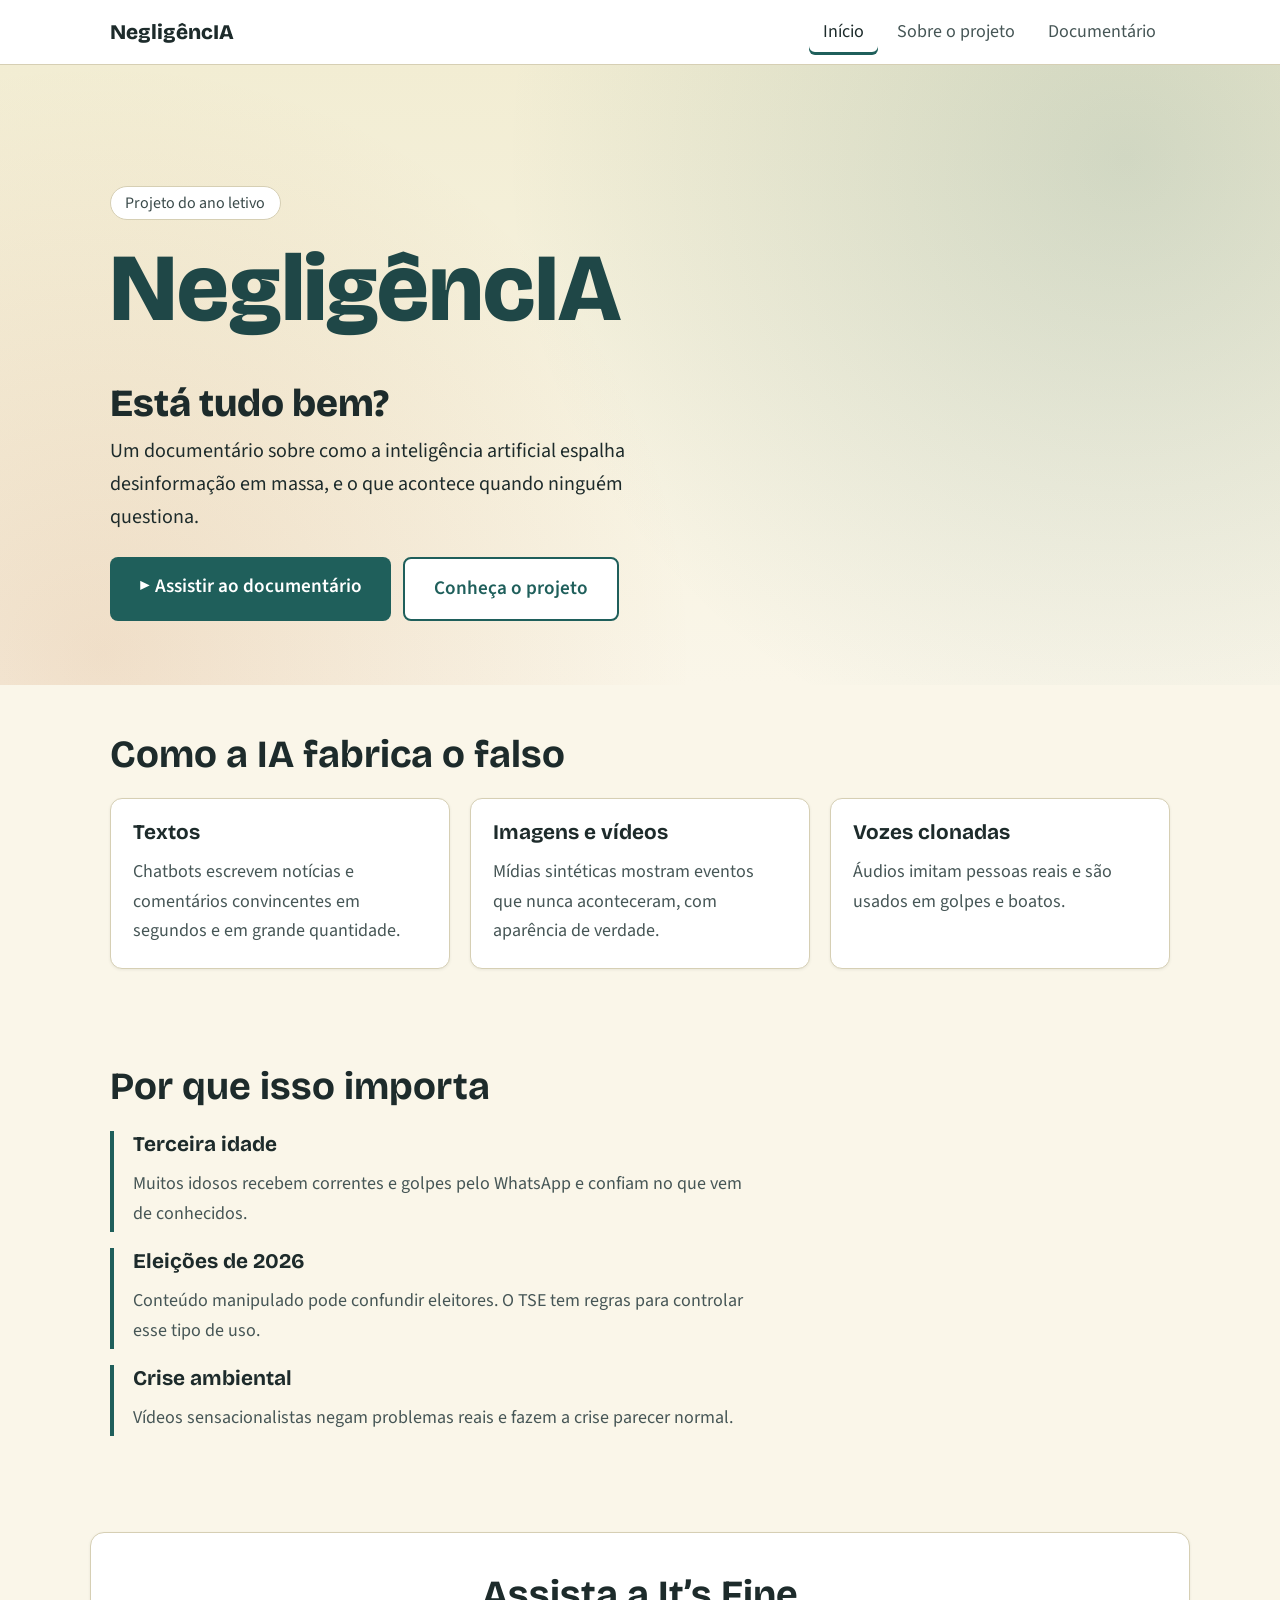
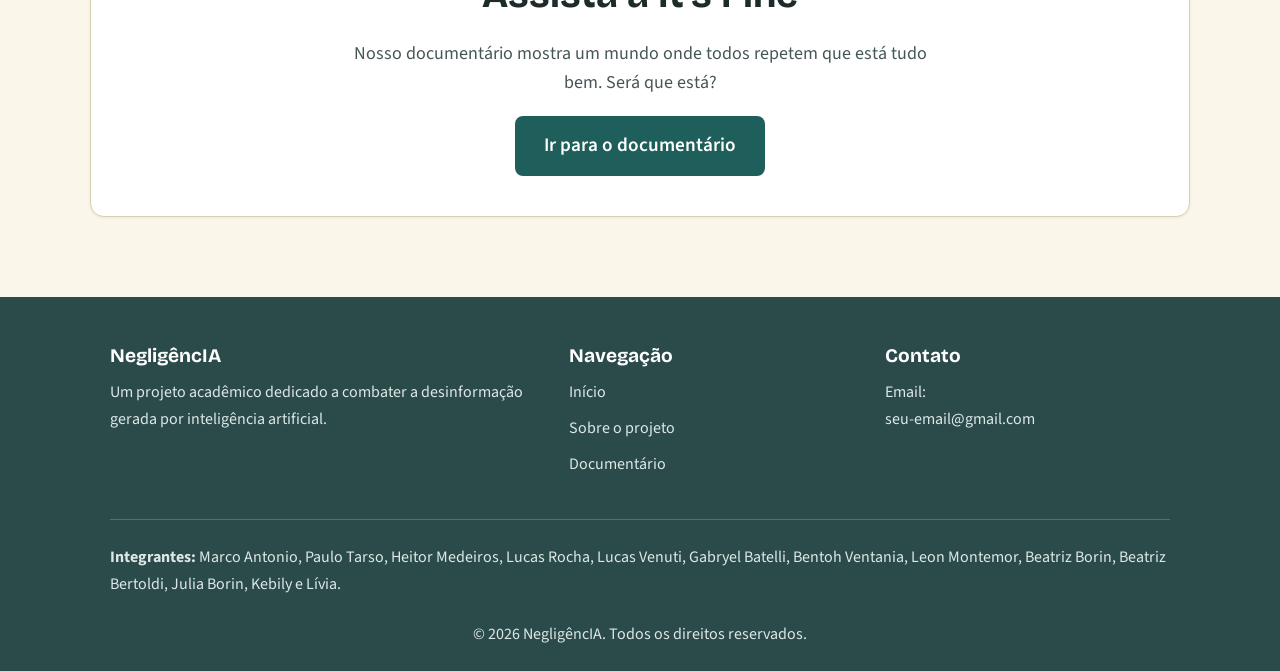
<file: index.html>
<!DOCTYPE html>
<html lang="pt-BR">
<head>
<meta charset="utf-8">
<meta name="viewport" content="width=device-width, initial-scale=1">
<title>Início | NegligêncIA</title>
<meta name="description" content="Projeto e documentário sobre desinformação gerada por inteligência artificial.">
<link rel="preconnect" href="https://fonts.googleapis.com">
<link rel="preconnect" href="https://fonts.gstatic.com" crossorigin>
<link href="https://fonts.googleapis.com/css2?family=Bricolage+Grotesque:wght@600;800&family=Source+Sans+3:wght@400;600&display=swap" rel="stylesheet">
<link rel="stylesheet" href="css/style.css">
</head>
<body>
<a class="skip" href="#conteudo">Ir para o conteúdo</a>
<header class="topo"><div class="wrap barra">
<a class="logo" href="index.html">NegligêncIA</a>
<button class="menu-btn" aria-expanded="false" aria-controls="menu">Menu</button>
<nav id="menu" aria-label="Principal"><ul>
<li><a href="index.html" aria-current="page">Início</a></li>
<li><a href="sobre.html">Sobre o projeto</a></li>
<li><a href="documentario.html">Documentário</a></li>
</ul></nav></div></header>
<main id="conteudo">
<section class="hero-doc hero-home" aria-labelledby="t">
<div class="hero-bg" aria-hidden="true"></div>
<div class="wrap hero-conteudo">
<p class="selo">Projeto do ano letivo</p>
<h1 class="glitch" id="t">NegligêncIA</h1>
<p class="lema">Está tudo bem?</p>
<p class="desc">Um documentário sobre como a inteligência artificial espalha desinformação em massa, e o que acontece quando ninguém questiona.</p>
<div class="acoes"><a class="btn grande" href="documentario.html">▶ Assistir ao documentário</a><a class="btn sec grande" href="sobre.html">Conheça o projeto</a></div>
</div>
</section>

<section><div class="wrap"><h2>Como a IA fabrica o falso</h2>
<div class="grid">
<div class="box"><h3>Textos</h3><p>Chatbots escrevem notícias e comentários convincentes em segundos e em grande quantidade.</p></div>
<div class="box"><h3>Imagens e vídeos</h3><p>Mídias sintéticas mostram eventos que nunca aconteceram, com aparência de verdade.</p></div>
<div class="box"><h3>Vozes clonadas</h3><p>Áudios imitam pessoas reais e são usados em golpes e boatos.</p></div>
</div></div></section>

<section><div class="wrap"><h2>Por que isso importa</h2>
<div class="linhas">
<div class="linha"><h3>Terceira idade</h3><p>Muitos idosos recebem correntes e golpes pelo WhatsApp e confiam no que vem de conhecidos.</p></div>
<div class="linha"><h3>Eleições de 2026</h3><p>Conteúdo manipulado pode confundir eleitores. O TSE tem regras para controlar esse tipo de uso.</p></div>
<div class="linha"><h3>Crise ambiental</h3><p>Vídeos sensacionalistas negam problemas reais e fazem a crise parecer normal.</p></div>
</div></div></section>

<section><div class="wrap chamada"><h2>Assista a It’s Fine</h2><p>Nosso documentário mostra um mundo onde todos repetem que está tudo bem. Será que está?</p><a class="btn grande" href="documentario.html">Ir para o documentário</a></div></section>
</main>
<footer class="rodape"><div class="wrap">
<div class="rodape-grid">
<div><h2>NegligêncIA</h2><p>Um projeto acadêmico dedicado a combater a desinformação gerada por inteligência artificial.</p></div>
<div><h2>Navegação</h2><ul><li><a href="index.html">Início</a></li><li><a href="sobre.html">Sobre o projeto</a></li><li><a href="documentario.html">Documentário</a></li></ul></div>
<div><h2>Contato</h2><p>Email:<br><!-- TROQUE PELO EMAIL DO GRUPO --><a href="mailto:seu-email@gmail.com">seu-email@gmail.com</a></p></div>
</div>
<p class="integrantes"><strong>Integrantes:</strong> Marco Antonio, Paulo Tarso, Heitor Medeiros, Lucas Rocha, Lucas Venuti, Gabryel Batelli, Bentoh Ventania, Leon Montemor, Beatriz Borin, Beatriz Bertoldi, Julia Borin, Kebily e Lívia.</p>
<p class="copy">© 2026 NegligêncIA. Todos os direitos reservados.</p>
</div></footer>
<script src="js/main.js"></script>

</body>
</html>
</file>
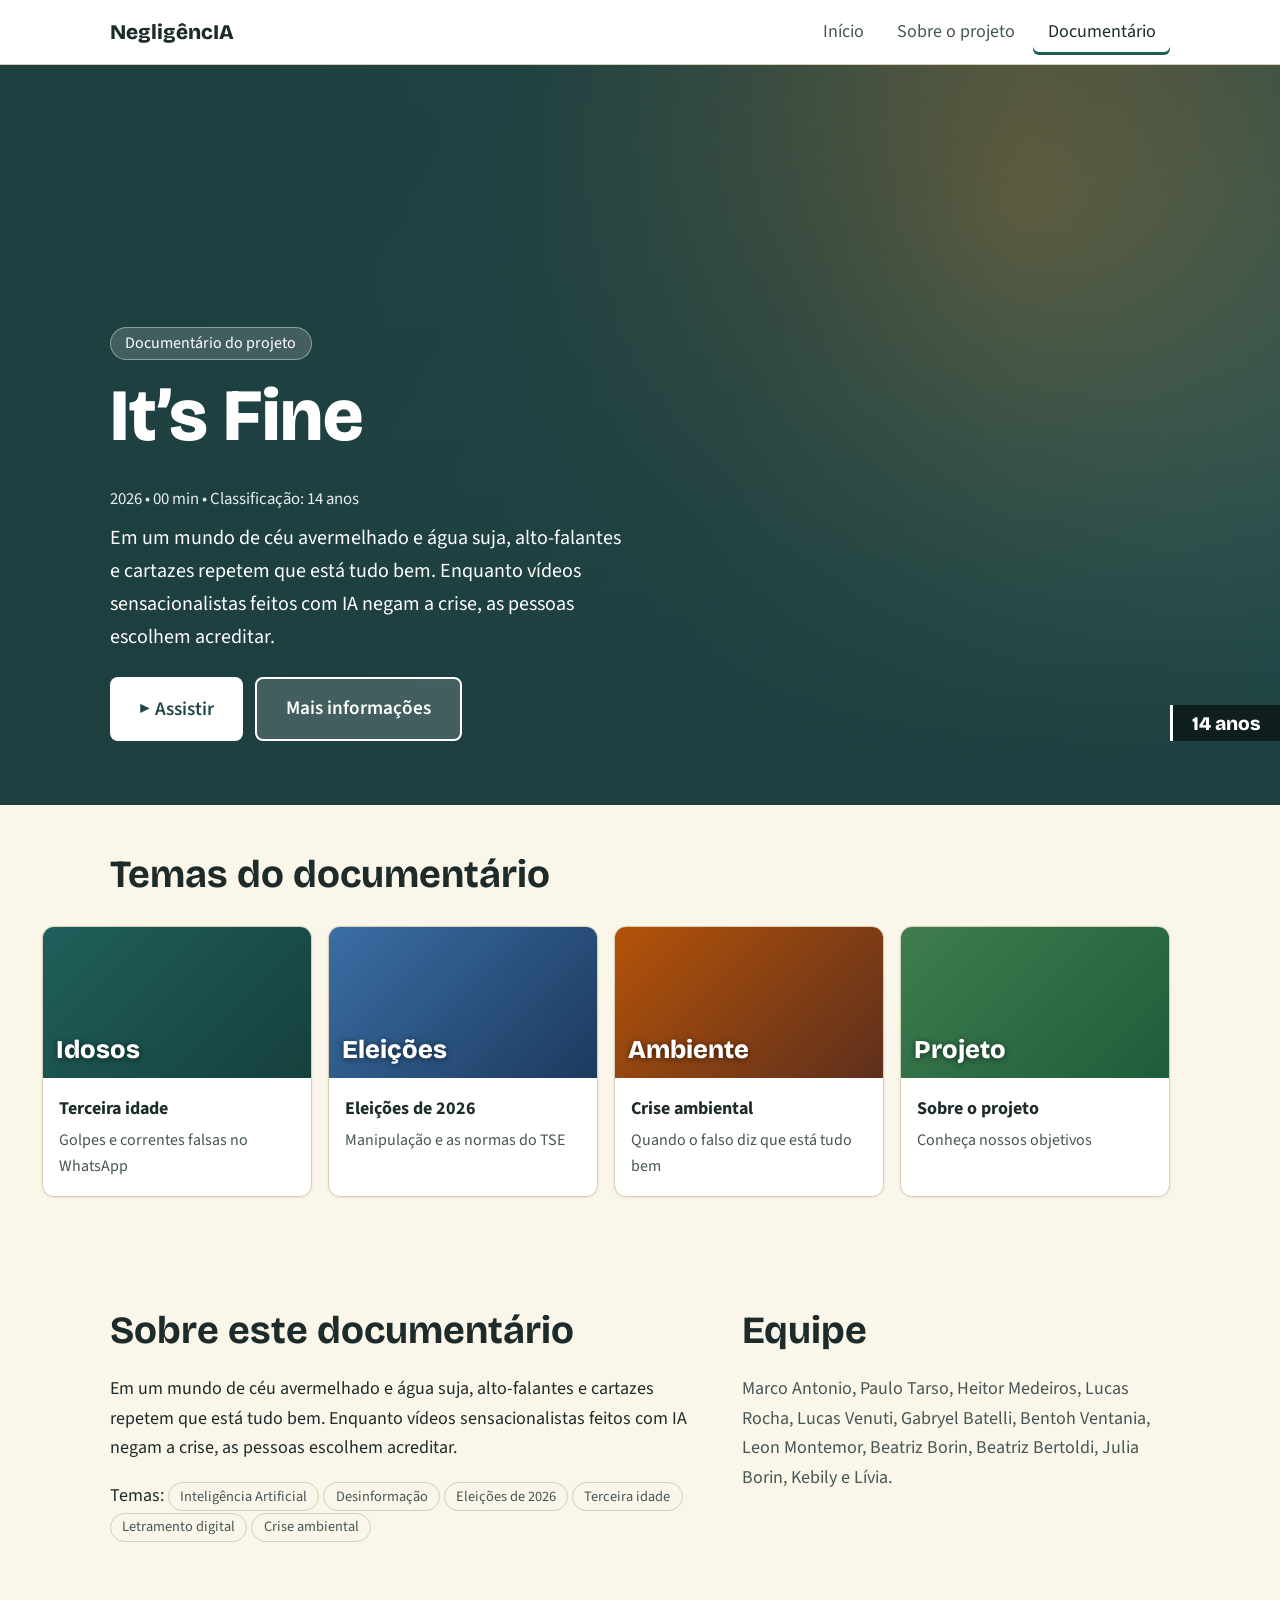
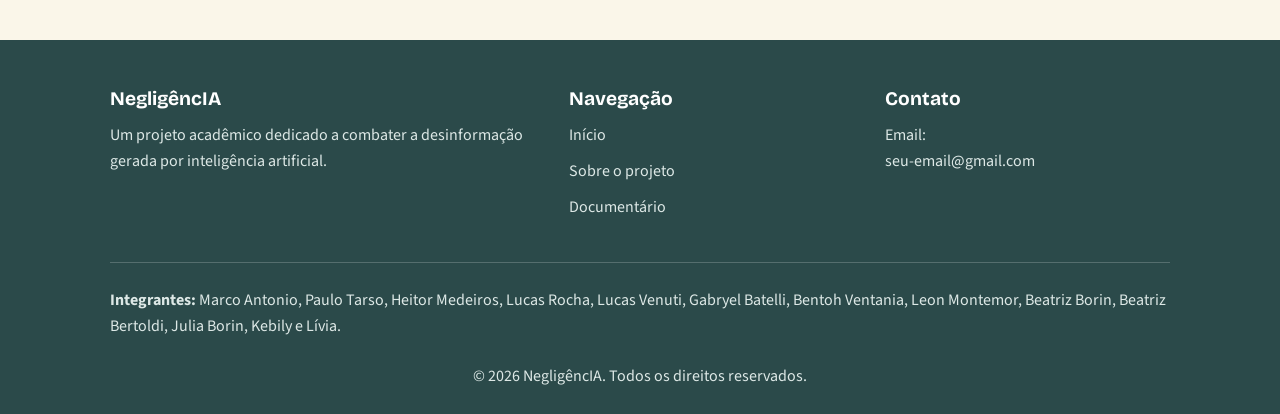
<file: documentario.html>
<!DOCTYPE html>
<html lang="pt-BR">
<head>
<meta charset="utf-8">
<meta name="viewport" content="width=device-width, initial-scale=1">
<title>Episódios | NegligêncIA</title>
<meta name="description" content="Projeto e documentário sobre desinformação gerada por inteligência artificial.">
<link rel="preconnect" href="https://fonts.googleapis.com">
<link rel="preconnect" href="https://fonts.gstatic.com" crossorigin>
<link href="https://fonts.googleapis.com/css2?family=Bricolage+Grotesque:wght@600;800&family=Source+Sans+3:wght@400;600&display=swap" rel="stylesheet">
<link rel="stylesheet" href="css/style.css">
</head>
<body>
<a class="skip" href="#conteudo">Ir para o conteúdo</a>
<header class="topo"><div class="wrap barra">
<a class="logo" href="index.html">NegligêncIA</a>
<button class="menu-btn" aria-expanded="false" aria-controls="menu">Menu</button>
<nav id="menu" aria-label="Principal"><ul>
<li><a href="index.html">Início</a></li>
<li><a href="sobre.html">Sobre o projeto</a></li>
<li><a href="documentario.html" aria-current="page">Documentário</a></li>
</ul></nav></div></header>
<main id="conteudo">
<section class="hero-doc" aria-labelledby="titulo">
<div class="hero-bg" id="heroBg" aria-hidden="true"></div>
<div class="wrap hero-conteudo">
<p class="selo">Documentário do projeto</p>
<h1 class="glitch" id="titulo"></h1>
<p class="meta" id="meta"></p>
<p class="desc" id="descricao"></p>
<div class="acoes"><button class="btn grande" id="assistir" type="button">▶ Assistir</button><a class="btn sec grande" href="#info">Mais informações</a></div>
</div>
<p class="classif" id="classif"></p>
</section>

<section><div class="wrap"><h2>Temas do documentário</h2></div>
<ul class="fila-h">
<li><a class="cartao" href="sobre.html"><span class="cartao-capa" style="--g:#1f5f5b,#16403d">Idosos</span><span class="cartao-txt"><strong>Terceira idade</strong><small>Golpes e correntes falsas no WhatsApp</small></span></a></li>
<li><a class="cartao" href="sobre.html"><span class="cartao-capa" style="--g:#3a6ea5,#1d3a5e">Eleições</span><span class="cartao-txt"><strong>Eleições de 2026</strong><small>Manipulação e as normas do TSE</small></span></a></li>
<li><a class="cartao" href="sobre.html"><span class="cartao-capa" style="--g:#b45309,#5e2f1d">Ambiente</span><span class="cartao-txt"><strong>Crise ambiental</strong><small>Quando o falso diz que está tudo bem</small></span></a></li>
<li><a class="cartao" href="sobre.html"><span class="cartao-capa" style="--g:#3f7d4e,#1d5e3a">Projeto</span><span class="cartao-txt"><strong>Sobre o projeto</strong><small>Conheça nossos objetivos</small></span></a></li>
</ul></section>

<section id="info"><div class="wrap info-grid">
<div><h2>Sobre este documentário</h2><p id="descricao2"></p>
<p>Temas: <span class="tag">Inteligência Artificial</span> <span class="tag">Desinformação</span> <span class="tag">Eleições de 2026</span> <span class="tag">Terceira idade</span> <span class="tag">Letramento digital</span> <span class="tag">Crise ambiental</span></p></div>
<div><h2>Equipe</h2><p class="equipe">Marco Antonio, Paulo Tarso, Heitor Medeiros, Lucas Rocha, Lucas Venuti, Gabryel Batelli, Bentoh Ventania, Leon Montemor, Beatriz Borin, Beatriz Bertoldi, Julia Borin, Kebily e Lívia.</p></div>
</div></section>

<dialog id="modal" aria-label="Reprodutor do documentário"><button class="btn sec grande" id="fechar" type="button" style="margin:0 0 .8rem">Fechar</button><div class="player" id="video"></div></dialog>
</main>
<footer class="rodape"><div class="wrap">
<div class="rodape-grid">
<div><h2>NegligêncIA</h2><p>Um projeto acadêmico dedicado a combater a desinformação gerada por inteligência artificial.</p></div>
<div><h2>Navegação</h2><ul><li><a href="index.html">Início</a></li><li><a href="sobre.html">Sobre o projeto</a></li><li><a href="documentario.html">Documentário</a></li></ul></div>
<div><h2>Contato</h2><p>Email:<br><!-- TROQUE PELO EMAIL DO GRUPO --><a href="mailto:seu-email@gmail.com">seu-email@gmail.com</a></p></div>
</div>
<p class="integrantes"><strong>Integrantes:</strong> Marco Antonio, Paulo Tarso, Heitor Medeiros, Lucas Rocha, Lucas Venuti, Gabryel Batelli, Bentoh Ventania, Leon Montemor, Beatriz Borin, Beatriz Bertoldi, Julia Borin, Kebily e Lívia.</p>
<p class="copy">© 2026 NegligêncIA. Todos os direitos reservados.</p>
</div></footer>
<script src="js/main.js"></script>
<script src="js/documentario.js"></script>
</body>
</html>
</file>
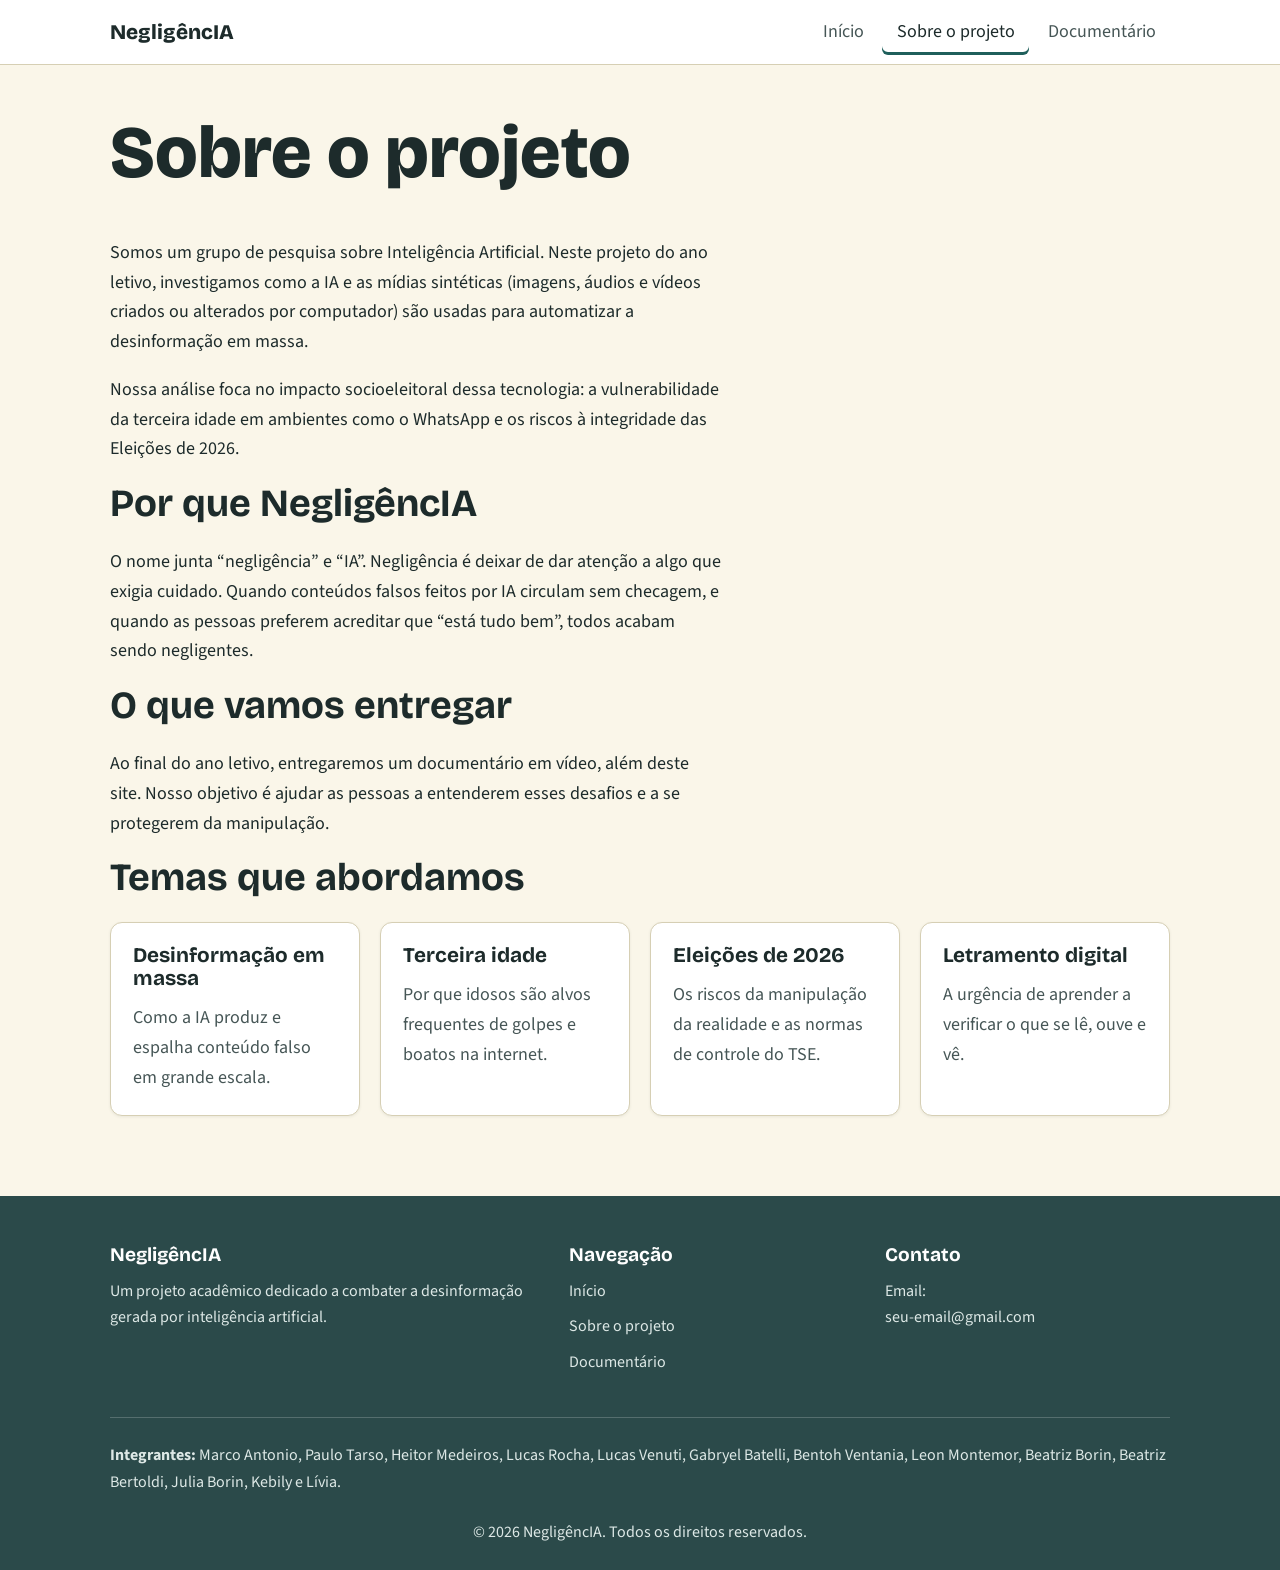
<file: sobre.html>
<!DOCTYPE html>
<html lang="pt-BR">
<head>
<meta charset="utf-8">
<meta name="viewport" content="width=device-width, initial-scale=1">
<title>Sobre o projeto | NegligêncIA</title>
<meta name="description" content="Projeto e documentário sobre desinformação gerada por inteligência artificial.">
<link rel="preconnect" href="https://fonts.googleapis.com">
<link rel="preconnect" href="https://fonts.gstatic.com" crossorigin>
<link href="https://fonts.googleapis.com/css2?family=Bricolage+Grotesque:wght@600;800&family=Source+Sans+3:wght@400;600&display=swap" rel="stylesheet">
<link rel="stylesheet" href="css/style.css">
</head>
<body>
<a class="skip" href="#conteudo">Ir para o conteúdo</a>
<header class="topo"><div class="wrap barra">
<a class="logo" href="index.html">NegligêncIA</a>
<button class="menu-btn" aria-expanded="false" aria-controls="menu">Menu</button>
<nav id="menu" aria-label="Principal"><ul>
<li><a href="index.html">Início</a></li>
<li><a href="sobre.html" aria-current="page">Sobre o projeto</a></li>
<li><a href="documentario.html">Documentário</a></li>
</ul></nav></div></header>
<main id="conteudo">
<section><div class="wrap"><h1>Sobre o projeto</h1>
<p>Somos um grupo de pesquisa sobre Inteligência Artificial. Neste projeto do ano letivo, investigamos como a IA e as mídias sintéticas (imagens, áudios e vídeos criados ou alterados por computador) são usadas para automatizar a desinformação em massa.</p>
<p>Nossa análise foca no impacto socioeleitoral dessa tecnologia: a vulnerabilidade da terceira idade em ambientes como o WhatsApp e os riscos à integridade das Eleições de 2026.</p>
<h2>Por que NegligêncIA</h2>
<p>O nome junta “negligência” e “IA”. Negligência é deixar de dar atenção a algo que exigia cuidado. Quando conteúdos falsos feitos por IA circulam sem checagem, e quando as pessoas preferem acreditar que “está tudo bem”, todos acabam sendo negligentes.</p>
<h2>O que vamos entregar</h2>
<p>Ao final do ano letivo, entregaremos um documentário em vídeo, além deste site. Nosso objetivo é ajudar as pessoas a entenderem esses desafios e a se protegerem da manipulação.</p>
<h2>Temas que abordamos</h2>
<div class="grid">
<div class="box"><h3>Desinformação em massa</h3><p>Como a IA produz e espalha conteúdo falso em grande escala.</p></div>
<div class="box"><h3>Terceira idade</h3><p>Por que idosos são alvos frequentes de golpes e boatos na internet.</p></div>
<div class="box"><h3>Eleições de 2026</h3><p>Os riscos da manipulação da realidade e as normas de controle do TSE.</p></div>
<div class="box"><h3>Letramento digital</h3><p>A urgência de aprender a verificar o que se lê, ouve e vê.</p></div>
</div></div></section>
</main>
<footer class="rodape"><div class="wrap">
<div class="rodape-grid">
<div><h2>NegligêncIA</h2><p>Um projeto acadêmico dedicado a combater a desinformação gerada por inteligência artificial.</p></div>
<div><h2>Navegação</h2><ul><li><a href="index.html">Início</a></li><li><a href="sobre.html">Sobre o projeto</a></li><li><a href="documentario.html">Documentário</a></li></ul></div>
<div><h2>Contato</h2><p>Email:<br><!-- TROQUE PELO EMAIL DO GRUPO --><a href="mailto:seu-email@gmail.com">seu-email@gmail.com</a></p></div>
</div>
<p class="integrantes"><strong>Integrantes:</strong> Marco Antonio, Paulo Tarso, Heitor Medeiros, Lucas Rocha, Lucas Venuti, Gabryel Batelli, Bentoh Ventania, Leon Montemor, Beatriz Borin, Beatriz Bertoldi, Julia Borin, Kebily e Lívia.</p>
<p class="copy">© 2026 NegligêncIA. Todos os direitos reservados.</p>
</div></footer>
<script src="js/main.js"></script>

</body>
</html>
</file>
<file: css/style.css>
:root{--bg:#130f12;--surface:#1d1719;--line:#3a2d2f;--text:#eef0f7;--muted:#cdbfc3;--a:#ff5a3c;--b:#3de0ff;--max:1100px}
*{box-sizing:border-box}
html{scroll-behavior:smooth}
body{margin:0;background:var(--bg);color:var(--text);font:1.125rem/1.65 "Source Sans 3",system-ui,sans-serif}
h1,h2,h3{font-family:"Bricolage Grotesque",system-ui,sans-serif;line-height:1.1;margin:0 0 .6em}
h1{font-size:clamp(2.4rem,7vw,4.6rem);font-weight:800}
h2{font-size:clamp(1.7rem,4vw,2.4rem)}
h3{font-size:1.3rem}
p{max-width:68ch;margin:0 0 1em}
a{color:var(--b)}
:focus-visible{outline:3px solid var(--b);outline-offset:3px;border-radius:4px}
.wrap{max-width:var(--max);margin:0 auto;padding:0 1.25rem}
.skip{position:absolute;left:-999px;background:#fff;color:#000;padding:.6rem 1rem;z-index:20}
.skip:focus{left:.5rem;top:.5rem}
.topo{position:sticky;top:0;background:rgba(19,15,18,.94);border-bottom:1px solid var(--line);z-index:10}
.barra{display:flex;align-items:center;justify-content:space-between;min-height:64px}
.logo{font:800 1.3rem "Bricolage Grotesque",sans-serif;color:var(--text);text-decoration:none}
nav ul{display:flex;gap:.25rem;list-style:none;margin:0;padding:0}
nav a{display:block;padding:.5rem .9rem;color:var(--muted);text-decoration:none;border-radius:6px}
nav a:hover{color:var(--text)}
nav a[aria-current]{color:var(--text);box-shadow:inset 0 -3px var(--a)}
.menu-btn{display:none;background:none;border:1px solid var(--line);color:var(--text);padding:.45rem .9rem;border-radius:6px;font:inherit}
.hero{padding:5rem 0 4rem}
.glitch{text-shadow:4px 0 var(--a),-4px 0 var(--b)}
.hero p{font-size:1.3rem;color:var(--muted)}
.btn{display:inline-block;background:var(--a);color:#1a0703;font-weight:600;padding:.8rem 1.4rem;border-radius:8px;text-decoration:none;border:0;font-size:1rem;cursor:pointer}
.btn:hover{filter:brightness(1.1)}
.btn.sec{background:none;color:var(--text);border:2px solid var(--line);margin-left:.5rem}
section{padding:3rem 0}
.grid{display:grid;grid-template-columns:repeat(auto-fit,minmax(250px,1fr));gap:1.25rem}
.box{background:var(--surface);border:1px solid var(--line);border-radius:12px;padding:1.4rem}
.box p{margin:0;color:var(--muted)}
details{background:var(--surface);border:1px solid var(--line);border-radius:12px;margin-bottom:.8rem}
summary{cursor:pointer;padding:1rem 1.3rem;font:600 1.15rem "Bricolage Grotesque",sans-serif}
details>div{padding:0 1.3rem 1rem}
details li{margin-bottom:.4rem}
.quiz button.op{display:block;width:100%;text-align:left;margin:.4rem 0;padding:.7rem 1rem;background:var(--bg);color:var(--text);border:1px solid var(--line);border-radius:8px;font:inherit;cursor:pointer}
.quiz button.op:hover{border-color:var(--b)}
.ok{border-color:#4ade80!important}.erro{border-color:var(--a)!important}
.fb{min-height:1.6em;color:var(--muted)}
.player{aspect-ratio:16/9;background:var(--surface);border:1px solid var(--line);border-radius:12px;display:grid;place-items:center;text-align:center;overflow:hidden}
.player iframe{width:100%;height:100%;border:0}
.fila{display:grid;grid-template-columns:repeat(auto-fill,minmax(240px,1fr));gap:1.25rem;list-style:none;padding:0;margin:0}
.ep{width:100%;text-align:left;background:var(--surface);border:1px solid var(--line);border-radius:10px;overflow:hidden;color:var(--text);font:inherit;padding:0;cursor:pointer;transition:transform .2s}
.ep:hover{transform:scale(1.03)}
.capa{aspect-ratio:16/9;display:flex;align-items:flex-end;padding:.8rem;font:800 2.6rem "Bricolage Grotesque",sans-serif;background-size:cover;background-position:center}
.ep .info{padding:1rem}
.ep h3{margin-bottom:.3rem}
.ep p{font-size:1rem;color:var(--muted);margin:0 0 .6rem}
.tag{display:inline-block;font-size:.9rem;border:1px solid var(--line);border-radius:99px;padding:.1rem .7rem;color:var(--muted)}
.tag.on{border-color:var(--b);color:var(--b)}
dialog{width:min(900px,94vw);background:var(--surface);color:var(--text);border:1px solid var(--line);border-radius:12px;padding:1rem}
dialog::backdrop{background:rgba(0,0,0,.8)}

@media(max-width:700px){
.menu-btn{display:block}
nav{display:none;position:absolute;top:64px;left:0;right:0;background:var(--bg);border-bottom:1px solid var(--line)}
nav.aberto{display:block}
nav ul{flex-direction:column;padding:.5rem 1rem}
.btn.sec{margin:.6rem 0 0}
}
@media(prefers-reduced-motion:reduce){*{transition:none!important;scroll-behavior:auto!important}}

.destaque{background:var(--surface);border:1px solid var(--line);border-radius:14px;overflow:hidden}
.destaque .player{border:0;border-radius:0;position:relative}
.play{all:unset;cursor:pointer;display:block;width:100%;height:100%}
.capa-doc{display:grid;place-items:center;width:100%;height:100%;background-size:cover;background-position:center;font-size:4rem}
.capa-doc span{background:var(--a);color:#1a0703;border-radius:50%;width:84px;height:84px;display:grid;place-items:center;font-size:2.2rem;padding-left:6px}
.play:hover .capa-doc span{filter:brightness(1.15)}
.info-doc{padding:1.5rem}

/* ===== Página do documentário (estilo streaming, mobile first) ===== */
.hero-doc{position:relative;display:flex;align-items:flex-end;min-height:clamp(540px,88svh,740px);overflow:hidden;padding:0 0 3rem}
.hero-bg{position:absolute;inset:0;background-size:cover;background-position:center;background-image:radial-gradient(circle at 80% 20%,rgba(255,90,60,.55),transparent 45%),radial-gradient(circle at 95% 75%,rgba(61,224,255,.45),transparent 40%),linear-gradient(135deg,#2a120d,#130f12)}
.hero-bg::after{content:"";position:absolute;inset:0;background:linear-gradient(to top,var(--bg) 4%,rgba(19,15,18,.55) 55%,rgba(19,15,18,.2)),linear-gradient(to right,rgba(19,15,18,.85),transparent 80%)}
.hero-conteudo{position:relative;width:100%}
.hero-conteudo h1{max-width:14ch;margin-bottom:.4em}
.selo{display:inline-block;background:var(--surface);border:1px solid var(--line);border-radius:99px;padding:.15rem .9rem;font-size:1rem;color:var(--muted)}
.meta{color:var(--muted);font-size:1.05rem;margin-bottom:.5em}
.desc{font-size:1.25rem;max-width:52ch}
.acoes{display:flex;flex-wrap:wrap;gap:.8rem;margin-top:1.4rem}
.acoes .btn{margin:0}
.btn.grande{min-height:56px;padding:.9rem 1.8rem;font-size:1.2rem;font-family:inherit}
.btn.sec.grande{background:rgba(255,255,255,.14);border:0;color:var(--text)}
.classif{position:absolute;right:0;bottom:3rem;margin:0;padding:.4rem 1.2rem;border-left:3px solid var(--text);background:rgba(0,0,0,.55);font:800 1.2rem "Bricolage Grotesque",sans-serif;display:none}
.fila-h{display:flex;gap:1rem;list-style:none;margin:0;padding:.5rem 1.25rem 1rem;overflow-x:auto;scroll-snap-type:x mandatory}
.fila-h li{flex:0 0 min(78vw,270px);scroll-snap-align:start}
.cartao{display:block;background:var(--surface);border:1px solid var(--line);border-radius:12px;overflow:hidden;text-decoration:none;color:var(--text);height:100%}
.cartao:hover{border-color:var(--b)}
.cartao-capa{display:flex;align-items:flex-end;aspect-ratio:16/9;padding:.8rem;font:800 1.6rem "Bricolage Grotesque",sans-serif;background:linear-gradient(135deg,var(--g))}
.cartao-capa{color:#fff;text-shadow:0 1px 6px rgba(0,0,0,.6)}
.cartao-txt{display:block;padding:1rem}
.cartao-txt small{display:block;color:var(--muted);font-size:1rem;margin-top:.2rem}
.info-grid{display:grid;gap:2rem}
.equipe{color:var(--muted)}
.player{aspect-ratio:16/9}
@media(min-width:800px){
.hero-doc{padding-bottom:4rem}.classif{display:block;bottom:4rem}
.fila-h{padding-inline:max(1.25rem,calc((100vw - var(--max))/2 + 1.25rem))}
.info-grid{grid-template-columns:1.4fr 1fr}
}


.hero-home .lema{font:800 clamp(1.6rem,5vw,2.4rem) "Bricolage Grotesque",sans-serif;margin:.2rem 0 .6rem}
.hero-home h1{max-width:none;font-size:clamp(2.8rem,12vw,6rem)}
.linhas{display:grid;gap:1rem}
.linha{border-left:4px solid var(--a);padding:.2rem 0 .2rem 1.2rem}
.linha p{color:var(--muted);margin:0}
.chamada{text-align:center;background:var(--surface);border:1px solid var(--line);border-radius:14px;padding:2.5rem 1.25rem}
.chamada p{margin-inline:auto;color:var(--muted)}
.rodape{background:var(--surface);border-top:1px solid var(--line);padding:3rem 0 1.5rem;margin-top:2rem;color:var(--muted);font-size:1rem}
.rodape h2{font-size:1.2rem;color:var(--text);margin-bottom:.8rem}
.rodape p{max-width:none}
.rodape ul{list-style:none;margin:0;padding:0}
.rodape li{margin-bottom:.6rem}
.rodape a{color:var(--muted);text-decoration:none}
.rodape a:hover{color:var(--text);text-decoration:underline}
.rodape-grid{display:grid;gap:2rem}
.integrantes{margin-top:2rem;padding-top:1.5rem;border-top:1px solid var(--line)}
.copy{text-align:center;margin:1.5rem 0 0}
@media(min-width:800px){.rodape-grid{grid-template-columns:1.5fr 1fr 1fr}}

/* ===== Tema claro e acolhedor ===== */
:root{--bg:#faf6e9;--surface:#ffffff;--line:#d6cfb4;--text:#1d2b2b;--muted:#465656;--a:#1f5f5b;--b:#9a5b00}
a{color:#1f5f5b}
.topo{background:rgba(255,255,255,.97)}
.btn{color:#fff}
.glitch{text-shadow:none}
.hero-doc{color:#fff;--text:#fff;--muted:#e6efed}
.hero-bg{background-image:radial-gradient(circle at 80% 20%,rgba(214,130,40,.45),transparent 45%),radial-gradient(circle at 95% 75%,rgba(110,190,180,.35),transparent 40%),linear-gradient(135deg,#1e3f3f,#2b5555)}
.hero-bg::after{background:linear-gradient(to top,#1e3f3f 4%,rgba(30,63,63,.5) 55%,rgba(30,63,63,.15)),linear-gradient(to right,rgba(30,63,63,.85),transparent 80%)}
.hero-doc .selo{background:rgba(255,255,255,.16);border-color:rgba(255,255,255,.4);color:#fff}
.hero-doc .btn{background:#fff;color:#1f4747}
.hero-doc .btn.sec.grande{background:rgba(255,255,255,.16);border:2px solid #fff;color:#fff}
.hero-home{color:var(--text);--text:#1d2b2b;--muted:#3b4b4b;min-height:clamp(440px,72svh,620px)}
.hero-home .hero-bg{background-image:radial-gradient(circle at 88% 15%,rgba(31,95,91,.16),transparent 50%),radial-gradient(circle at 8% 95%,rgba(180,83,9,.14),transparent 45%),linear-gradient(180deg,#f2edd3,#faf6e9)}
.hero-home .hero-bg::after{display:none}
.hero-home h1{color:#1f4747}
.hero-home .selo{background:#fff;border-color:var(--line);color:var(--muted)}
.hero-home .btn{background:#1f5f5b;color:#fff}
.hero-home .btn.sec.grande{background:#fff;border:2px solid #1f5f5b;color:#1f5f5b}
dialog .btn.sec.grande{background:#fff;border:2px solid var(--line);color:var(--text)}
.box,.chamada,.cartao{box-shadow:0 1px 3px rgba(40,50,40,.08)}
.cartao-txt strong{color:var(--text)}
.rodape{background:#2b4a4a;border-top:0;color:#dde8e6}
.rodape h2{color:#fff}
.rodape a{color:#dde8e6}
.rodape a:hover{color:#fff}
.integrantes,.rodape .integrantes{border-top-color:rgba(255,255,255,.2)}
</file>
